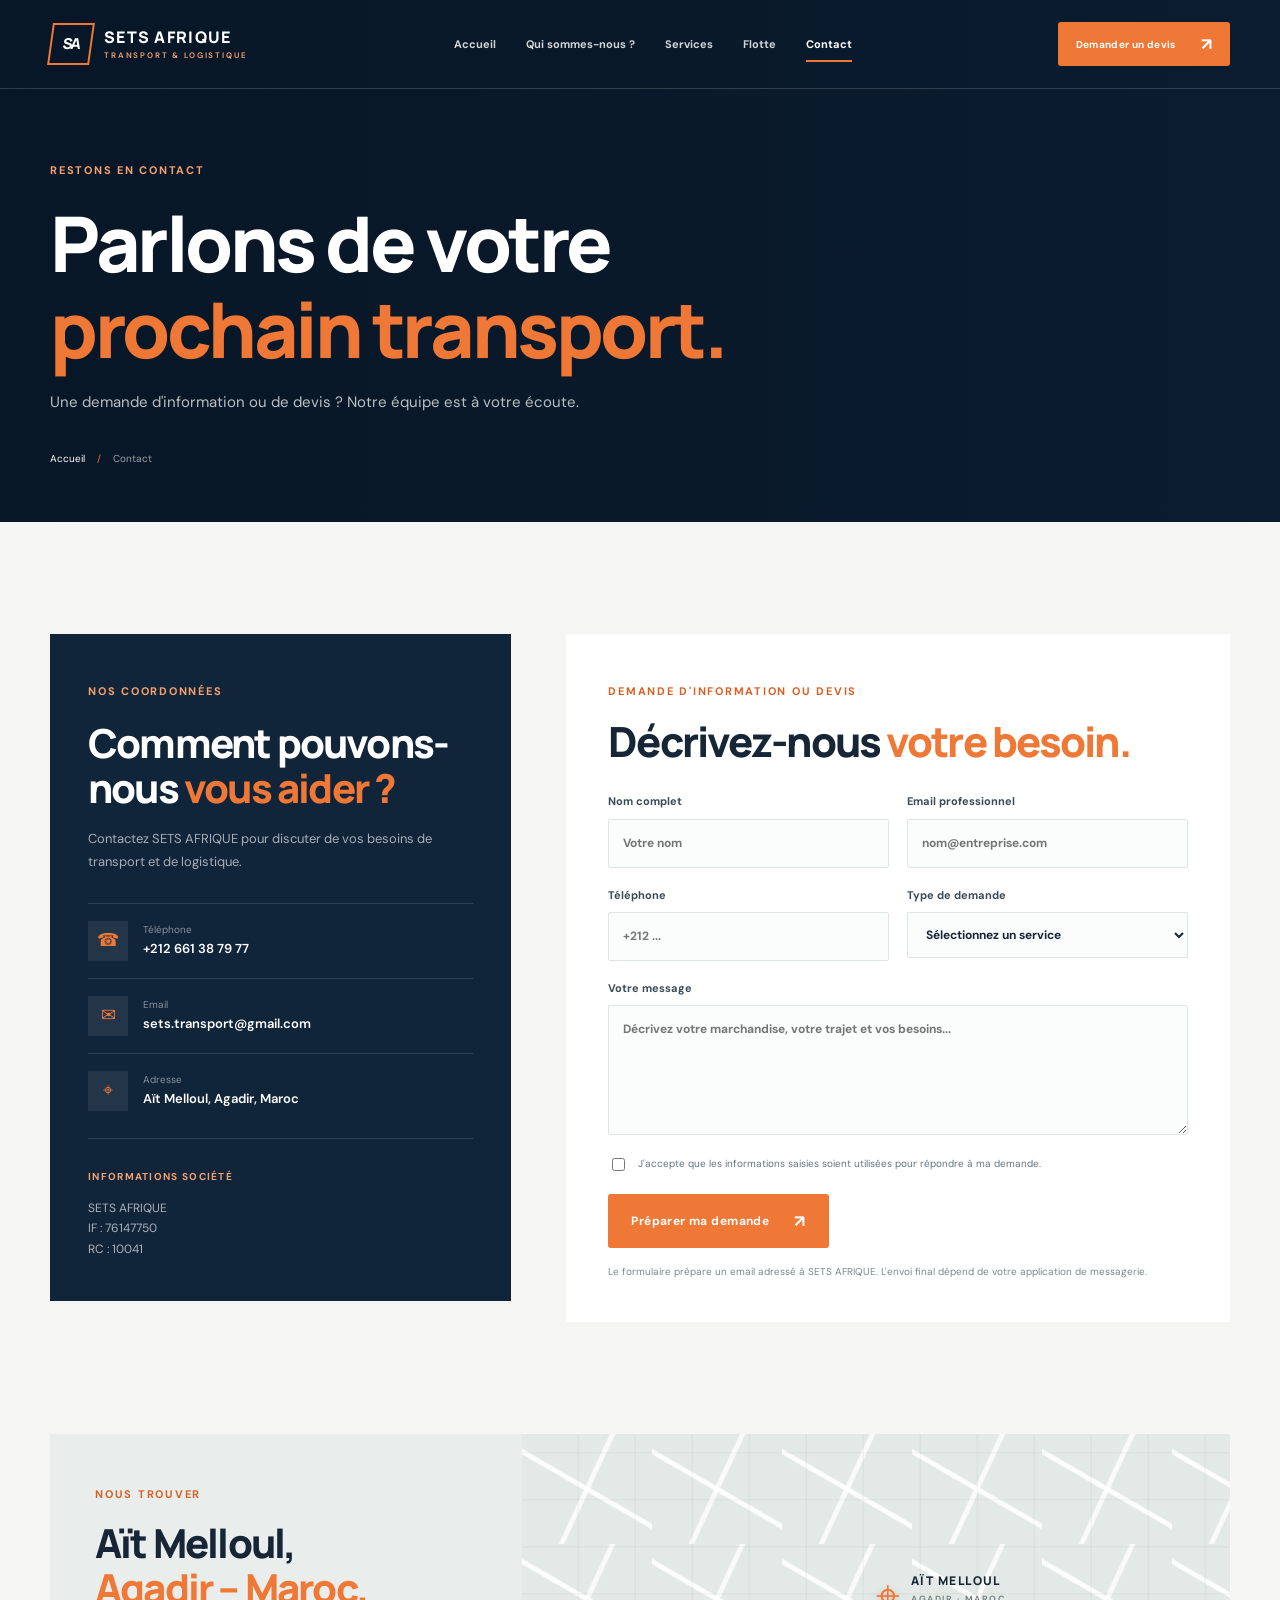
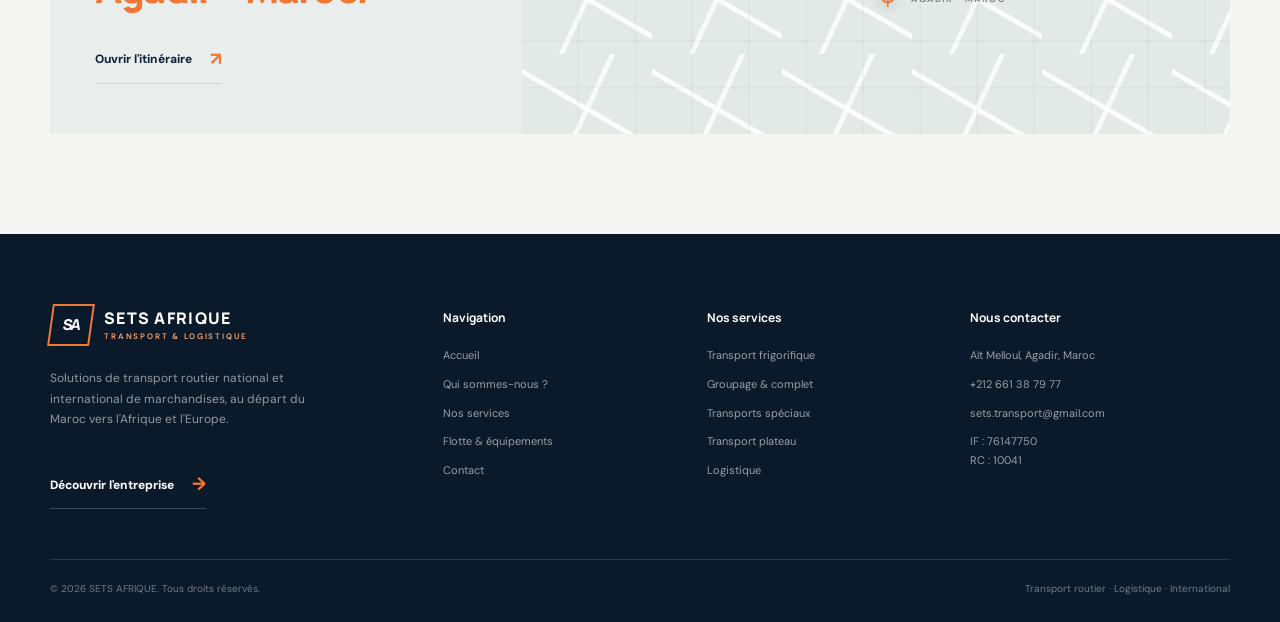
<file: contact.html>
<!doctype html>
<html lang="fr">
<head>
  <meta charset="utf-8"><meta name="viewport" content="width=device-width, initial-scale=1">
  <meta name="description" content="Contactez SETS AFRIQUE à Aït Melloul, Agadir, Maroc pour toute demande d'information ou de devis de transport.">
  <meta name="theme-color" content="#10243a"><title>Contact & demande de devis | SETS AFRIQUE</title>
  <link rel="preconnect" href="https://fonts.googleapis.com"><link rel="preconnect" href="https://fonts.gstatic.com" crossorigin>
  <link href="https://fonts.googleapis.com/css2?family=DM+Sans:wght@400;500;600;700&family=Manrope:wght@400;500;600;700;800&display=swap" rel="stylesheet">
  <link rel="stylesheet" href="css/style.css"><script src="js/script.js" defer></script>
</head>
<body data-page="contact">
  <div id="site-header"></div>
  <main>
    <section class="page-hero page-hero--contact"><div class="container page-hero__content"><span class="eyebrow eyebrow--light">Restons en contact</span><h1>Parlons de votre<br><em>prochain transport.</em></h1><p>Une demande d'information ou de devis ? Notre équipe est à votre écoute.</p><div class="breadcrumbs"><a href="index.html">Accueil</a><span>/</span> Contact</div></div></section>
    <section class="section-pad contact-section"><div class="container contact-layout">
      <aside class="contact-info reveal"><span class="eyebrow eyebrow--light">Nos coordonnées</span><h2>Comment pouvons-nous <em>vous aider ?</em></h2><p>Contactez SETS AFRIQUE pour discuter de vos besoins de transport et de logistique.</p>
        <a class="contact-line" href="tel:+212661387977"><span>☎</span><div><small>Téléphone</small><strong>+212 661 38 79 77</strong></div></a>
        <a class="contact-line" href="mailto:sets.transport@gmail.com"><span>✉</span><div><small>Email</small><strong>sets.transport@gmail.com</strong></div></a>
        <div class="contact-line"><span>⌖</span><div><small>Adresse</small><strong>Aït Melloul, Agadir, Maroc</strong></div></div>
        <div class="company-ids"><span>Informations société</span><p>SETS AFRIQUE<br>IF : 76147750<br>RC : 10041</p></div>
      </aside>
      <div class="contact-form-wrap reveal"><span class="eyebrow">Demande d'information ou devis</span><h2>Décrivez-nous <em>votre besoin.</em></h2>
        <form id="quote-form" novalidate>
          <div class="form-grid">
            <label>Nom complet <input name="name" type="text" placeholder="Votre nom" autocomplete="name" required></label>
            <label>Email professionnel <input name="email" type="email" placeholder="nom@entreprise.com" autocomplete="email" required></label>
            <label>Téléphone <input name="phone" type="tel" placeholder="+212 ..." autocomplete="tel"></label>
            <label>Type de demande <select name="subject" required><option value="">Sélectionnez un service</option><option>Transport frigorifique</option><option>Groupage et transport complet</option><option>Transports spéciaux</option><option>Transport plateau</option><option>Logistique / stockage</option><option>Autre demande</option></select></label>
            <label class="form-full">Votre message <textarea name="message" rows="5" placeholder="Décrivez votre marchandise, votre trajet et vos besoins..." required></textarea></label>
          </div>
          <label class="consent"><input type="checkbox" name="consent" required><span>J'accepte que les informations saisies soient utilisées pour répondre à ma demande.</span></label>
          <button class="btn btn--orange form-submit" type="submit">Préparer ma demande <span>↗</span></button>
          <p class="form-note" id="form-feedback" role="status" aria-live="polite">Le formulaire prépare un email adressé à SETS AFRIQUE. L'envoi final dépend de votre application de messagerie.</p>
        </form>
      </div>
    </div></section>
    <section class="map-section"><div class="container map-placeholder"><div><span class="eyebrow">Nous trouver</span><h2>Aït Melloul,<br><em>Agadir – Maroc.</em></h2><a class="text-link" href="https://www.google.com/maps/search/?api=1&query=Ait+Melloul+Agadir+Maroc" target="_blank" rel="noopener">Ouvrir l'itinéraire <span>↗</span></a></div><div class="map-art" aria-label="Carte schématique décorative"><div class="map-art__grid"></div><span class="map-pin">⌖</span><b>AÏT MELLOUL</b><small>AGADIR · MAROC</small></div></div></section>
  </main>
  <div id="site-footer"></div>
</body>
</html>
</file>
<file: css/style.css>
/* SETS AFRIQUE — Design system */
:root{--navy:#10243a;--navy-2:#18344f;--orange:#f07836;--orange-dark:#d96025;--ink:#172637;--muted:#667482;--paper:#f5f6f4;--line:#e4e8e9;--white:#fff;--radius:5px;--shadow:0 24px 70px rgba(16,36,58,.12);--font-head:"Manrope",sans-serif;--font-body:"DM Sans",sans-serif}
*{box-sizing:border-box}html{scroll-behavior:smooth;scroll-padding-top:100px}body{margin:0;color:var(--ink);font-family:var(--font-body);font-size:16px;line-height:1.7;background:#fff}img{display:block;max-width:100%}a{color:inherit;text-decoration:none}button,input,textarea,select{font:inherit}.container{width:min(1180px,calc(100% - 48px));margin-inline:auto}.section-pad{padding:112px 0}.eyebrow{display:inline-flex;align-items:center;gap:10px;color:var(--orange-dark);font-size:11px;font-weight:700;letter-spacing:.16em;text-transform:uppercase}.eyebrow>span{width:25px;height:2px;background:var(--orange)}.eyebrow--light{color:#f7a16e}.eyebrow--light>span{background:var(--orange)}h1,h2,h3,p{margin-top:0}h1,h2,h3{font-family:var(--font-head);line-height:1.12;letter-spacing:-.045em}h1{font-size:clamp(3rem,6.7vw,6.3rem);font-weight:800}h2{font-size:clamp(2.3rem,4vw,4.15rem);font-weight:800}h3{font-size:1.45rem;font-weight:750}h1 em,h2 em{font-style:normal;color:var(--orange)}.lead{font-size:1.18rem;line-height:1.7;color:#344657}.btn{display:inline-flex;align-items:center;justify-content:center;gap:25px;min-height:54px;padding:0 23px;border:1px solid transparent;border-radius:3px;font-size:12px;font-weight:700;letter-spacing:.035em;transition:transform .25s,background .25s,border-color .25s,color .25s}.btn:hover{transform:translateY(-3px)}.btn span{font-size:17px}.btn--orange{background:var(--orange);color:white}.btn--orange:hover{background:var(--orange-dark)}.btn--ghost{border-color:rgba(255,255,255,.45);color:#fff;background:rgba(255,255,255,.04)}.btn--ghost:hover{background:#fff;color:var(--navy)}.btn--dark{background:var(--navy);color:#fff}.btn--dark:hover{background:var(--orange)}.btn--outline-light{border-color:rgba(255,255,255,.4);color:white}.btn--outline-light:hover{background:#fff;color:var(--navy)}.text-link{display:inline-flex;align-items:center;gap:18px;margin-top:18px;color:var(--navy);font-size:12px;font-weight:800;border-bottom:1px solid #cbd2d6;padding-bottom:8px}.text-link span{color:var(--orange);font-size:18px;transition:transform .2s}.text-link:hover span{transform:translateX(5px)}
/* Header */
.site-header{position:absolute;z-index:20;top:0;left:0;width:100%;color:white;border-bottom:1px solid rgba(255,255,255,.16);transition:background .25s,box-shadow .25s}.site-header.is-scrolled{position:fixed;background:rgba(16,36,58,.97);box-shadow:0 8px 30px rgba(0,0,0,.12);backdrop-filter:blur(12px)}.header-inner{height:88px;display:flex;align-items:center;justify-content:space-between;gap:30px}.brand{display:inline-flex;align-items:center;gap:12px;min-width:190px}.brand-mark{width:42px;height:42px;border:2px solid var(--orange);display:grid;place-items:center;color:#fff;font-family:var(--font-head);font-weight:800;font-size:15px;letter-spacing:-2px;transform:skew(-8deg)}.brand-name{display:flex;flex-direction:column;font-family:var(--font-head);font-size:16px;font-weight:800;line-height:1.05;letter-spacing:.08em}.brand-name small{font-family:var(--font-body);font-size:8px;letter-spacing:.23em;font-weight:600;color:#f7a16e;margin-top:5px}.main-nav{display:flex;align-items:center;gap:30px}.main-nav a{font-size:11px;font-weight:700;color:rgba(255,255,255,.82);transition:color .2s;position:relative}.main-nav a:after{content:"";position:absolute;bottom:-9px;left:0;width:0;height:2px;background:var(--orange);transition:width .25s}.main-nav a:hover,.main-nav a.active{color:#fff}.main-nav a:hover:after,.main-nav a.active:after{width:100%}.header-cta{min-height:44px;padding-inline:17px;font-size:10px}.menu-toggle{display:none;width:44px;height:44px;background:transparent;border:1px solid rgba(255,255,255,.4);color:white;border-radius:3px;cursor:pointer}.menu-toggle span{display:block;width:18px;height:2px;background:#fff;margin:5px auto;transition:.25s}
/* Hero */
.hero{position:relative;min-height:790px;height:min(900px,100vh);display:flex;align-items:center;overflow:hidden;background:var(--navy);color:white}.hero__image{position:absolute;inset:0;background:linear-gradient(90deg,rgba(8,24,40,.94) 0%,rgba(8,24,40,.78) 43%,rgba(8,24,40,.18) 100%),linear-gradient(0deg,rgba(8,24,40,.5),transparent 50%),url("https://images.unsplash.com/photo-1494412519320-aa613dfb7738?auto=format&fit=crop&w=2200&q=90") center 55%/cover;transform:scale(1.025);animation:heroZoom 14s ease-out forwards}.hero__content{position:relative;z-index:1;padding-top:100px}.hero h1{max-width:800px;margin:23px 0 22px}.hero__lead{max-width:560px;color:rgba(255,255,255,.78);font-size:17px;line-height:1.8}.hero__actions{display:flex;gap:13px;flex-wrap:wrap;margin-top:32px}.hero__proof{display:flex;gap:42px;margin-top:65px;padding-top:23px;border-top:1px solid rgba(255,255,255,.2);max-width:520px}.hero__proof div{display:flex;flex-direction:column}.hero__proof strong{font:800 27px var(--font-head);letter-spacing:-.05em}.hero__proof strong span{color:var(--orange)}.hero__proof small{font-size:10px;color:rgba(255,255,255,.6);letter-spacing:.04em}.hero__vertical{position:absolute;right:35px;bottom:55px;writing-mode:vertical-rl;font-size:9px;letter-spacing:.22em;color:rgba(255,255,255,.55)}@keyframes heroZoom{to{transform:scale(1)}}
/* Intro */
.intro__grid{display:grid;grid-template-columns:1fr 1fr;gap:95px;align-items:center}.intro__visual{position:relative;padding:0 35px 35px 0}.intro__visual:before{content:"";position:absolute;right:0;bottom:0;width:72%;height:70%;background:#f1ede8;z-index:0}.intro__visual img{position:relative;z-index:1;width:100%;height:480px;object-fit:cover}.intro__stamp{position:absolute;z-index:2;right:0;bottom:0;width:154px;height:154px;background:var(--orange);color:#fff;display:flex;flex-direction:column;justify-content:center;align-items:center;line-height:1}.intro__stamp strong{font:800 32px var(--font-head);letter-spacing:.05em}.intro__stamp>span{font-size:12px;letter-spacing:.3em;font-weight:700;margin-top:4px}.intro__stamp small{font-size:8px;margin-top:13px;opacity:.8}.intro__copy h2{margin:18px 0 24px}.intro__copy p:not(.lead){color:var(--muted);font-size:14px}.intro__grid--about{grid-template-columns:1.03fr .97fr}.image-caption{position:absolute;z-index:2;left:20px;bottom:15px;color:white;font-size:10px;letter-spacing:.08em;text-transform:uppercase;text-shadow:0 1px 5px #000}
/* Trust strip */
.trust-band{background:var(--paper);padding:32px 0}.trust-band__grid{display:grid;grid-template-columns:repeat(3,1fr);gap:38px}.trust-band__grid>div{display:flex;align-items:center;gap:17px}.trust-icon{width:46px;height:46px;flex:0 0 46px;border:1px solid #d7dfe1;color:var(--orange);display:grid;place-items:center;font-size:22px}.trust-band p{margin:0;display:flex;flex-direction:column}.trust-band strong{font:700 13px var(--font-head)}.trust-band small{font-size:11px;color:var(--muted);line-height:1.5;margin-top:3px}
/* Services cards */
.services-preview{background:#fff}.section-heading{display:flex;justify-content:space-between;align-items:flex-end;gap:60px;margin-bottom:48px}.section-heading h2{margin:16px 0 0}.section-heading>p{max-width:390px;color:var(--muted);font-size:14px;margin-bottom:5px}.service-grid{display:grid;grid-template-columns:repeat(4,1fr);border-top:1px solid var(--line);border-left:1px solid var(--line)}.service-card{position:relative;min-height:285px;padding:28px 25px 30px;border-right:1px solid var(--line);border-bottom:1px solid var(--line);transition:background .25s,transform .25s;overflow:hidden}.service-card:hover{background:var(--navy);color:white;transform:translateY(-5px);z-index:1;box-shadow:var(--shadow)}.service-card__num{font:700 10px var(--font-head);color:#9aa5ac;letter-spacing:.12em}.service-card__icon{display:grid;place-items:center;width:52px;height:52px;margin:25px 0 20px;background:#fff3ed;color:var(--orange);font-size:25px}.service-card h3{font-size:18px;margin-bottom:12px}.service-card p{font-size:12px;color:var(--muted);line-height:1.7;margin:0;max-width:230px}.service-card:hover p{color:rgba(255,255,255,.68)}.service-card__arrow{position:absolute;right:25px;bottom:27px;color:var(--orange);font-size:22px}.center-action{text-align:center;margin-top:38px}
/* Sectors */
.sectors{background:var(--navy);color:#fff;position:relative;overflow:hidden}.sectors:after{content:"SETS";position:absolute;right:-40px;bottom:-130px;font:800 300px var(--font-head);color:rgba(255,255,255,.025);letter-spacing:-.1em}.sectors__grid{display:grid;grid-template-columns:1fr 1fr;gap:100px;position:relative;z-index:1}.sectors__copy h2{margin:18px 0 24px}.sectors__copy>p{color:rgba(255,255,255,.65);max-width:440px;font-size:14px;margin-bottom:30px}.sector-list{border-top:1px solid rgba(255,255,255,.18);align-self:center}.sector-list>div{display:grid;grid-template-columns:45px 1fr 20px;gap:15px;align-items:center;padding:19px 0;border-bottom:1px solid rgba(255,255,255,.18);font:600 14px var(--font-head)}.sector-list span{font:600 10px var(--font-body);color:var(--orange)}.sector-list b{color:var(--orange);font-size:18px}
/* Destinations */
.destination-grid{display:grid;grid-template-columns:1fr 1fr;gap:22px}.destination-card{min-height:270px;padding:32px 36px;background:var(--paper);position:relative;overflow:hidden}.destination-card:after{content:"";position:absolute;width:220px;height:220px;border:1px solid rgba(16,36,58,.08);border-radius:50%;right:-75px;bottom:-115px;box-shadow:0 0 0 25px rgba(16,36,58,.025),0 0 0 50px rgba(16,36,58,.02)}.destination-card--europe{background:#f1f3f3}.destination-card__top{display:flex;justify-content:space-between;color:var(--orange-dark);font-size:10px;font-weight:800;letter-spacing:.16em}.destination-card__symbol{font-size:26px}.destination-card h3{font-size:27px;margin:28px 0 12px}.destination-card p{max-width:470px;font-size:14px;color:#5f6c76;line-height:1.9;margin-bottom:20px}.destination-card__line{height:1px;width:100%;background:#dce1e2;margin:20px 0 13px}.destination-card>small{font-size:10px;color:#7a858c}.destinations--compact{background:var(--paper)}
/* CTA/footer */
.quote-banner{background:linear-gradient(100deg,rgba(10,28,46,.97),rgba(16,36,58,.9)),url("https://images.unsplash.com/photo-1494412519320-aa613dfb7738?auto=format&fit=crop&w=1800&q=80") center/cover;color:#fff;padding:75px 0}.quote-banner__inner{display:flex;align-items:center;justify-content:space-between;gap:30px}.quote-banner h2{font-size:clamp(2.3rem,4vw,3.8rem);margin:15px 0 0}.site-footer{background:#0b1a2a;color:#fff;padding:70px 0 25px}.footer-grid{display:grid;grid-template-columns:1.3fr .8fr .8fr 1fr;gap:55px;padding-bottom:50px}.footer-brand p{max-width:270px;color:rgba(255,255,255,.55);font-size:12px;margin:22px 0}.footer-col h4{font:700 12px var(--font-head);margin:5px 0 20px}.footer-col a,.footer-col p{display:block;color:rgba(255,255,255,.58);font-size:11px;margin:10px 0;transition:color .2s}.footer-col a:hover{color:var(--orange)}.footer-bottom{border-top:1px solid rgba(255,255,255,.12);padding-top:20px;display:flex;justify-content:space-between;gap:20px;color:rgba(255,255,255,.42);font-size:10px}.footer-bottom a{color:rgba(255,255,255,.65)}
/* Page heroes */
.page-hero{min-height:520px;display:flex;align-items:flex-end;position:relative;overflow:hidden;background:var(--navy);color:white;padding:155px 0 55px}.page-hero:before{content:"";position:absolute;inset:0;background:linear-gradient(90deg,rgba(7,22,38,.94),rgba(7,22,38,.57) 65%,rgba(7,22,38,.3)),url("https://images.unsplash.com/photo-1494412519320-aa613dfb7738?auto=format&fit=crop&w=2000&q=85") center/cover}.page-hero--about:before{background-image:linear-gradient(90deg,rgba(7,22,38,.94),rgba(7,22,38,.6)),url("https://images.unsplash.com/photo-1566933293069-b55c7f326dd4?auto=format&fit=crop&w=2000&q=85")}.page-hero--services:before{background-image:linear-gradient(90deg,rgba(7,22,38,.94),rgba(7,22,38,.6)),url("https://images.unsplash.com/photo-1586528116311-ad8dd3c8310d?auto=format&fit=crop&w=2000&q=85")}.page-hero--fleet:before{background-image:linear-gradient(90deg,rgba(7,22,38,.94),rgba(7,22,38,.6)),url("https://images.unsplash.com/photo-1519003722824-194d4455a60c?auto=format&fit=crop&w=2000&q=85")}.page-hero--contact:before{background-image:linear-gradient(90deg,rgba(7,22,38,.94),rgba(7,22,38,.6)),url("https://images.unsplash.com/photo-1556761175-b413da4baf72?auto=format&fit=crop&w=2000&q=85")}.page-hero__content{position:relative;z-index:1}.page-hero h1{font-size:clamp(3.2rem,6vw,5.6rem);margin:18px 0}.page-hero p{max-width:550px;color:rgba(255,255,255,.72);font-size:15px}.breadcrumbs{display:flex;gap:12px;align-items:center;margin-top:34px;color:rgba(255,255,255,.6);font-size:10px}.breadcrumbs a{color:#fff}.breadcrumbs span{color:var(--orange)}
/* About */
.stats-strip{background:var(--orange);color:#fff;padding:30px 0}.stats-strip__grid{display:grid;grid-template-columns:repeat(4,1fr);gap:25px}.stats-strip__grid>div{display:flex;flex-direction:column;border-right:1px solid rgba(255,255,255,.3);padding-left:28px}.stats-strip__grid>div:first-child{padding-left:0}.stats-strip__grid>div:last-child{border:0}.stats-strip strong{font:800 34px var(--font-head);letter-spacing:-.05em}.stats-strip strong span{font-size:22px}.stats-strip small{font-size:10px;color:rgba(255,255,255,.8)}.values{background:var(--paper)}.values-grid{display:grid;grid-template-columns:repeat(4,1fr);gap:18px}.value-card{background:white;padding:28px 24px;min-height:275px;border-top:3px solid transparent;transition:border .2s,transform .2s}.value-card:hover{border-color:var(--orange);transform:translateY(-5px)}.value-card>span{font-size:10px;color:var(--orange);font-weight:800}.value-card h3{font-size:18px;margin:24px 0 13px}.value-card p{font-size:12px;line-height:1.8;color:var(--muted);margin:0}.security-visual{position:relative}.security-visual img{width:100%;height:430px;object-fit:cover}.security-note{position:absolute;bottom:22px;left:-25px;background:white;padding:18px 22px;display:flex;gap:14px;align-items:center;box-shadow:var(--shadow)}.security-note>span{font-size:25px;color:var(--orange)}.security-note div{display:flex;flex-direction:column}.security-note strong{font:700 13px var(--font-head)}.security-note small{font-size:10px;color:var(--muted)}
/* Services page */
.service-detail-grid{display:grid;grid-template-columns:1fr 1fr;gap:50px 35px}.service-detail{display:grid;grid-template-columns:42% 1fr;gap:24px;align-items:center}.service-detail__image{position:relative}.service-detail__image img{width:100%;height:215px;object-fit:cover}.service-detail__image>span{position:absolute;left:0;bottom:0;background:var(--orange);color:#fff;font:800 13px var(--font-head);padding:10px 14px}.service-detail h3{font-size:21px;margin:10px 0}.service-detail p{font-size:12px;color:var(--muted);line-height:1.8;margin:0}.service-detail .eyebrow{font-size:9px}.freight-band{background:var(--navy);color:#fff;padding:85px 0}.freight-band__grid{display:grid;grid-template-columns:1fr 1fr;gap:90px;align-items:center}.freight-band h2{margin:18px 0}.freight-band__grid>div:first-child>p{max-width:470px;color:rgba(255,255,255,.62);font-size:13px}.freight-points{border-top:1px solid rgba(255,255,255,.18)}.freight-points>div{display:flex;gap:18px;padding:20px 0;border-bottom:1px solid rgba(255,255,255,.18)}.freight-points>div>span{color:var(--orange);font-size:22px}.freight-points p{display:flex;flex-direction:column;margin:0}.freight-points strong{font:700 14px var(--font-head)}.freight-points small{color:rgba(255,255,255,.58);font-size:11px;margin-top:4px}
/* Fleet */
.fleet-features{background:var(--paper)}.feature-grid{display:grid;grid-template-columns:repeat(3,1fr);gap:18px}.feature-card{background:#fff;padding:35px 30px;min-height:220px}.feature-card>span{font-size:27px;color:var(--orange)}.feature-card h3{font-size:19px;margin:25px 0 12px}.feature-card p{font-size:12px;color:var(--muted);margin:0}
/* Contact */
.contact-section{background:var(--paper)}.contact-layout{display:grid;grid-template-columns:.82fr 1.18fr;gap:55px;align-items:start}.contact-info{background:var(--navy);color:#fff;padding:42px 38px}.contact-info h2{font-size:2.5rem;margin:18px 0}.contact-info>p{font-size:13px;color:rgba(255,255,255,.63);margin-bottom:30px}.contact-line{display:flex;gap:15px;align-items:center;padding:17px 0;border-top:1px solid rgba(255,255,255,.13)}.contact-line>span{width:40px;height:40px;display:grid;place-items:center;background:rgba(255,255,255,.08);color:var(--orange);font-size:18px}.contact-line div{display:flex;flex-direction:column}.contact-line small{font-size:10px;color:rgba(255,255,255,.5)}.contact-line strong{font-size:13px;font-weight:600}.company-ids{border-top:1px solid rgba(255,255,255,.13);padding-top:22px;margin-top:10px}.company-ids>span{font-size:10px;color:#f7a16e;text-transform:uppercase;letter-spacing:.13em;font-weight:700}.company-ids p{font-size:12px;color:rgba(255,255,255,.65);margin:10px 0 0}.contact-form-wrap{background:#fff;padding:42px}.contact-form-wrap h2{font-size:2.6rem;margin:15px 0 28px}.form-grid{display:grid;grid-template-columns:1fr 1fr;gap:18px}.form-grid label{font-size:11px;font-weight:700;color:#3a4a58}.form-grid input,.form-grid select,.form-grid textarea{display:block;width:100%;margin-top:8px;border:1px solid #dfe4e6;border-radius:2px;background:#fbfcfc;padding:13px 14px;outline:none;font-size:12px;color:var(--ink);transition:border .2s,box-shadow .2s}.form-grid input:focus,.form-grid select:focus,.form-grid textarea:focus{border-color:var(--orange);box-shadow:0 0 0 3px rgba(240,120,54,.1)}.form-grid textarea{resize:vertical;min-height:120px}.form-full{grid-column:1/-1}.consent{display:flex;align-items:flex-start;gap:10px;margin:20px 0;font-size:10px;color:var(--muted)}.consent input{accent-color:var(--orange);margin-top:3px}.form-submit{border:0;cursor:pointer}.form-note{font-size:10px;color:#7b8790;margin:15px 0 0}.form-note.is-error{color:#b43d2d}.form-note.is-success{color:#24734a}.map-section{padding:0 0 100px;background:var(--paper)}.map-placeholder{background:#e9eeed;min-height:300px;display:grid;grid-template-columns:.8fr 1.2fr;overflow:hidden}.map-placeholder>div:first-child{padding:45px}.map-placeholder h2{font-size:2.5rem;margin:15px 0}.map-art{position:relative;overflow:hidden;background-color:#e3e9e6;background-image:linear-gradient(30deg,transparent 48%,rgba(255,255,255,.9) 49%,rgba(255,255,255,.9) 51%,transparent 52%),linear-gradient(115deg,transparent 48%,rgba(255,255,255,.8) 49%,rgba(255,255,255,.8) 51%,transparent 52%);background-size:130px 110px}.map-art__grid{position:absolute;inset:0;background:repeating-linear-gradient(0deg,transparent 0 45px,rgba(16,36,58,.04) 46px 47px),repeating-linear-gradient(90deg,transparent 0 55px,rgba(16,36,58,.04) 56px 57px)}.map-pin{position:absolute;left:50%;top:42%;font-size:42px;color:var(--orange);text-shadow:0 4px 12px rgba(0,0,0,.18)}.map-art b,.map-art small{position:absolute;left:calc(50% + 35px);top:46%;font:800 12px var(--font-head);letter-spacing:.12em}.map-art small{top:53%;font:600 9px var(--font-body);color:#718078;letter-spacing:.18em}
/* Reveal / accessibility */
.reveal{opacity:0;transform:translateY(22px);transition:opacity .7s ease,transform .7s ease}.reveal.is-visible{opacity:1;transform:translateY(0)}.skip-link{position:absolute;left:-999px;top:8px;background:#fff;color:#000;padding:10px;z-index:100}.skip-link:focus{left:8px}
@media(max-width:1050px){.main-nav{gap:18px}.header-cta{display:none}.intro__grid{gap:55px}.service-grid{grid-template-columns:repeat(2,1fr)}.values-grid{grid-template-columns:repeat(2,1fr)}.service-detail{grid-template-columns:1fr}.service-detail__image img{height:230px}.footer-grid{gap:30px}.sectors__grid{gap:55px}}
@media(max-width:760px){.container{width:min(100% - 36px,560px)}.section-pad{padding:75px 0}.header-inner{height:74px}.brand{min-width:0}.menu-toggle{display:block}.main-nav{display:none;position:absolute;top:74px;left:0;width:100%;padding:20px 24px 25px;background:rgba(16,36,58,.99);flex-direction:column;align-items:flex-start;gap:0;border-top:1px solid rgba(255,255,255,.12)}.main-nav.is-open{display:flex}.main-nav a{width:100%;padding:12px 0}.main-nav a:after{display:none}.main-nav a.active{color:#f7a16e}.hero{min-height:720px;height:auto;padding:125px 0 60px}.hero__image{background-position:60% center}.hero__content{padding-top:40px}.hero h1{font-size:clamp(3rem,13vw,5rem)}.hero__lead{font-size:15px}.hero__proof{gap:25px;margin-top:48px}.hero__vertical{display:none}.hero__actions{align-items:stretch}.hero__actions .btn{flex:1}.intro__grid,.intro__grid--about,.sectors__grid,.freight-band__grid,.contact-layout{grid-template-columns:1fr;gap:42px}.intro__visual{padding:0 20px 20px 0}.intro__visual img{height:350px}.intro__stamp{width:120px;height:120px}.intro__stamp strong{font-size:25px}.trust-band__grid{grid-template-columns:1fr;gap:20px}.section-heading{display:block;margin-bottom:35px}.section-heading>p{margin-top:20px}.service-grid{grid-template-columns:1fr 1fr}.service-card{min-height:250px;padding:22px 17px}.service-card h3{font-size:16px}.service-card p{font-size:11px}.sectors__grid{gap:35px}.destination-grid{grid-template-columns:1fr}.destination-card{min-height:245px;padding:28px}.quote-banner{padding:60px 0}.quote-banner__inner{align-items:flex-start;flex-direction:column}.quote-banner__inner .btn{width:100%}.footer-grid{grid-template-columns:1fr 1fr;gap:35px 25px}.footer-brand{grid-column:1/-1}.footer-bottom{flex-direction:column;gap:8px}.page-hero{min-height:470px;padding:130px 0 42px}.page-hero h1{font-size:clamp(3rem,12vw,4.8rem)}.stats-strip__grid{grid-template-columns:1fr 1fr;gap:22px}.stats-strip__grid>div{padding-left:18px}.stats-strip__grid>div:nth-child(odd){padding-left:0}.stats-strip__grid>div:nth-child(2){border:0}.values-grid,.feature-grid{grid-template-columns:1fr}.value-card{min-height:0}.security-note{left:0}.service-detail-grid{grid-template-columns:1fr;gap:38px}.service-detail{grid-template-columns:38% 1fr;gap:18px}.service-detail__image img{height:170px}.freight-band{padding:70px 0}.contact-info,.contact-form-wrap{padding:30px 24px}.contact-info h2,.contact-form-wrap h2{font-size:2.1rem}.form-grid{grid-template-columns:1fr}.form-full{grid-column:auto}.map-placeholder{grid-template-columns:1fr}.map-placeholder>div:first-child{padding:30px}.map-art{min-height:230px}}
@media(max-width:420px){.service-grid{grid-template-columns:1fr}.service-card{min-height:220px}.service-card__icon{margin:18px 0 14px}.service-detail{grid-template-columns:1fr}.service-detail__image img{height:210px}.hero__proof{gap:18px}.hero__proof strong{font-size:23px}.btn{padding-inline:16px;gap:12px;font-size:11px}.footer-grid{grid-template-columns:1fr}.footer-brand{grid-column:auto}}
@media(prefers-reduced-motion:reduce){html{scroll-behavior:auto}*,*:before,*:after{animation-duration:.01ms!important;animation-iteration-count:1!important;transition-duration:.01ms!important}.reveal{opacity:1;transform:none}}
</file>
